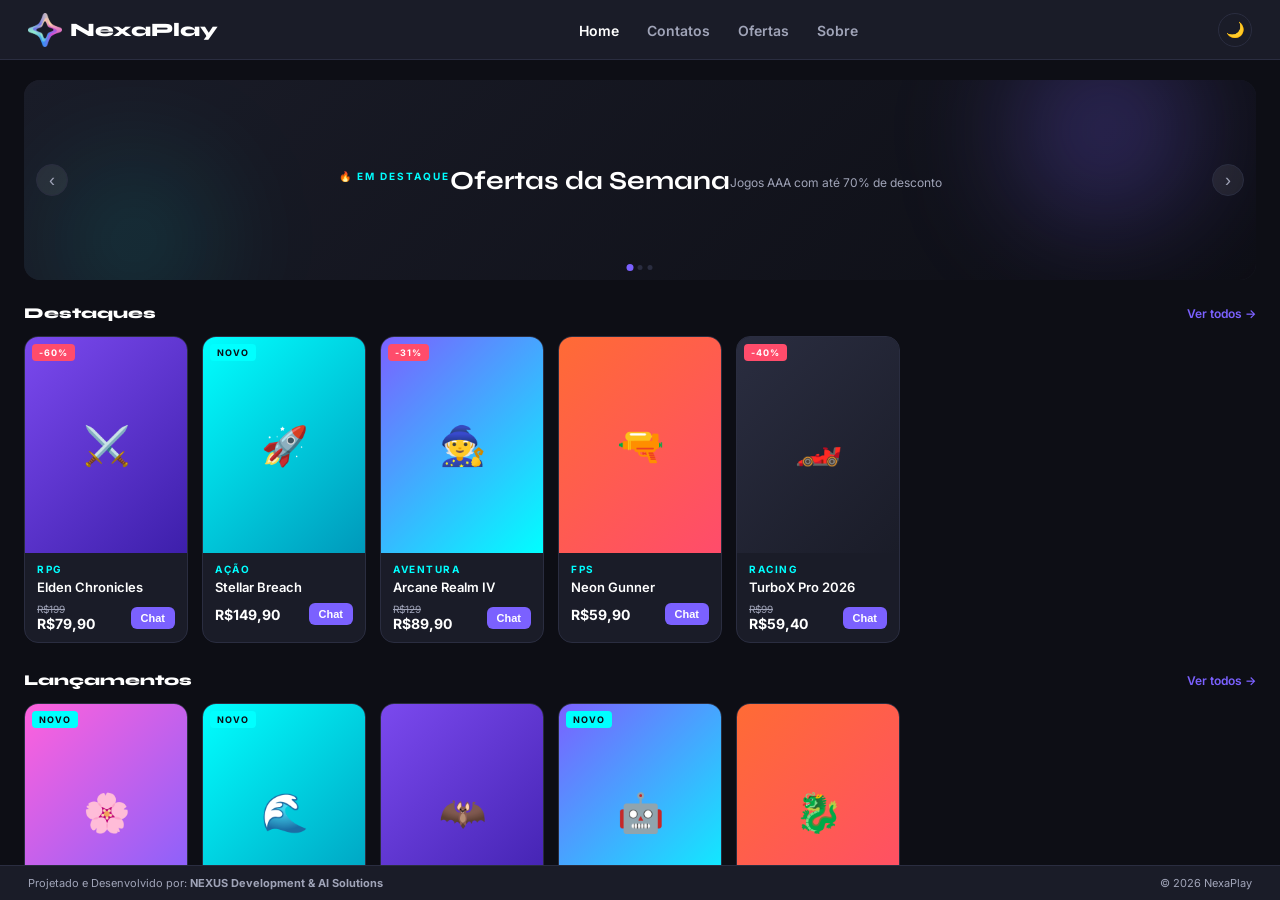
<file: prototipo-layout/nexaplay (1).html>
<!DOCTYPE html>
<html lang="pt-BR" data-theme="dark">
<head>
<meta charset="UTF-8"/>
<meta name="viewport" content="width=device-width,initial-scale=1"/>
<title>NexaPlay</title>
<link href="https://fonts.googleapis.com/css2?family=Inter:wght@400;600;700&family=Syne:wght@800&display=swap" rel="stylesheet"/>
<link rel="stylesheet" href="style.css">
</head>
<body>

<nav>
  <a class="logo" href="#">
    <img src="logo.png" alt="NexaPlay">
    NexaPlay
  </a>
  <ul>
    <li><a href="#" class="on">Home</a></li>
    <li><a href="#">Contatos</a></li>
    <li><a href="#">Ofertas</a></li>
    <li><a href="#">Sobre</a></li>
  </ul>
  <div class="nav-r">
    <button class="icon-btn" id="themeBtn">🌙</button>
  </div>
</nav>

<div class="main">
  <div class="catalog" id="catalog">

    <!-- Banner -->
    <div class="banner">
      <div class="banner-bg"></div>
      <div class="glow a"></div><div class="glow b"></div>
      <div class="slide on"><div class="tag">🔥 Em destaque</div><h2>Ofertas da Semana</h2><p>Jogos AAA com até 70% de desconto</p></div>
      <div class="slide"><div class="tag">⚡ Lançamento</div><h2>Novidades 2026</h2><p>Os títulos mais aguardados já disponíveis</p></div>
      <div class="slide"><div class="tag">🎮 Exclusivo</div><h2>Bundle Gamer Premium</h2><p>3 jogos + 1 DLC por preço especial</p></div>
      <button class="arr l" onclick="slide(-1)">‹</button>
      <button class="arr r" onclick="slide(1)">›</button>
      <div class="dots"><div class="dot on"></div><div class="dot"></div><div class="dot"></div></div>
    </div>

    <!-- Destaques -->
    <div class="sec-hd"><span>Destaques</span><a href="#">Ver todos →</a></div>
    <div class="grid" id="g1"></div>

    <!-- Lançamentos -->
    <div class="sec-hd"><span>Lançamentos</span><a href="#">Ver todos →</a></div>
    <div class="grid" id="g2"></div>

    <!-- Mais Vendidos -->
    <div class="sec-hd"><span>Mais Vendidos</span><a href="#">Ver todos →</a></div>
    <div class="grid" id="g3"></div>

  </div>

  <!-- Chat panel -->
  <div class="chat-panel" id="chatPanel">
    <div class="chat-head">
      <img src="logo.png" alt="">
      <span>NexaChat</span>
      <div class="chat-status">Online</div>
      <button class="close-btn" onclick="closeChat()">✕</button>
    </div>
    <div class="msgs" id="msgs">
      <div class="msg bot"><div class="bubble">Olá! 👋 Sou a NexaChat. Pergunte sobre qualquer jogo do catálogo, ofertas ou recomendações!</div><span class="ts">agora</span></div>
    </div>
    <div class="chips">
      <button class="chip" onclick="ask('Ofertas do dia?')">🔥 Ofertas</button>
      <button class="chip" onclick="ask('Jogos de RPG')">⚔️ RPGs</button>
      <button class="chip" onclick="ask('Lançamentos')">🆕 Lançamentos</button>
      <button class="chip" onclick="ask('Até R$50')">💰 Até R$50</button>
    </div>
    <div class="input-row">
      <input class="ci" id="ci" type="text" placeholder="Digite aqui..."/>
      <button class="send" onclick="send()">➤</button>
    </div>
  </div>
</div>

<footer>
  <span>Projetado e Desenvolvido por: <strong>NEXUS Development & AI Solutions</strong></span>
  <span>© 2026 NexaPlay</span>
</footer>

<script src="script.js"></script>
</body>
</html>
</file>
<file: prototipo-layout/style.css>
:root{
  --bg:#0D0E15;--sur:#1A1C28;--bdr:#2A2D40;
  --txt:#fff;--muted:#A0A4B8;
  --p:#7B61FF;--c:#00FFFF;
  --grad:linear-gradient(135deg,#7B61FF,#00FFFF);
}
[data-theme=light]{--bg:#F8F9FB;--sur:#fff;--bdr:#E2E5F0;--txt:#0F111A;--muted:#64687A}

*{box-sizing:border-box;margin:0;padding:0}
body{font-family:Inter,sans-serif;background:var(--bg);color:var(--txt);height:100vh;display:flex;flex-direction:column;overflow:hidden}

/* NAV */
nav{display:flex;align-items:center;justify-content:space-between;padding:0 28px;height:60px;background:var(--sur);border-bottom:1px solid var(--bdr);flex-shrink:0}
.logo{display:flex;align-items:center;gap:8px;text-decoration:none;font-family:Syne,sans-serif;font-size:19px;font-weight:800;background:var(--txt);-webkit-background-clip:text;-webkit-text-fill-color:transparent;background-clip:text}
.logo img{width:34px;height:34px}
nav ul{display:flex;gap:28px;list-style:none}
nav a{color:var(--muted);text-decoration:none;font-size:14px;font-weight:600;transition:color .2s}
nav a:hover,nav a.on{color:var(--txt)}
.nav-r{display:flex;gap:10px}
.icon-btn{background:none;border:1px solid var(--bdr);color:var(--muted);border-radius:50%;width:34px;height:34px;cursor:pointer;font-size:15px;transition:border-color .2s,color .2s}
.icon-btn:hover{border-color:var(--p);color:var(--p)}

/* MAIN */
.main{
  flex:1;
  overflow:hidden;
  position:relative
}

.main-open{
    width:50%;
}

/* CATALOG */
.catalog{height:100%;overflow-y:auto;padding:20px 24px 32px;scrollbar-width:thin;scrollbar-color:var(--bdr) transparent}
.catalog::-webkit-scrollbar{width:4px}
.catalog::-webkit-scrollbar-thumb{background:var(--bdr);border-radius:4px}

/* BANNER */
.banner{height:200px;background:var(--sur);border-radius:16px;margin-bottom:24px;display:flex;align-items:center;justify-content:center;position:relative;overflow:hidden}
.banner-bg{position:absolute;inset:0;background:linear-gradient(135deg,#1A1C28,#0D0E15)}
.glow{position:absolute;border-radius:50%;filter:blur(60px);pointer-events:none}
.glow.a{width:180px;height:180px;background:rgba(123,97,255,.3);top:-40px;right:60px}
.glow.b{width:140px;height:140px;background:rgba(0,255,255,.15);bottom:-30px;left:40px}
.slide{position:absolute;inset:0;display:flex;align-items:center;justify-content:center;opacity:0;transition:opacity .5s;text-align:center;z-index:1}
.slide.on{opacity:1}
.slide .tag{font-size:10px;font-weight:700;letter-spacing:2px;text-transform:uppercase;color:var(--c);margin-bottom:8px}
.slide h2{font-family:Syne,sans-serif;font-size:26px;color:var(--txt)}
.slide p{font-size:12px;color:var(--muted);margin-top:4px}
.arr{position:absolute;top:50%;transform:translateY(-50%);background:rgba(255,255,255,.07);border:1px solid var(--bdr);color:var(--muted);width:32px;height:32px;border-radius:50%;cursor:pointer;font-size:18px;z-index:2;transition:background .2s}
.arr:hover{background:var(--p)}
.arr.l{left:12px}.arr.r{right:12px}
.dots{position:absolute;bottom:10px;left:50%;transform:translateX(-50%);display:flex;gap:5px;z-index:2}
.dot{width:5px;height:5px;border-radius:50%;background:var(--bdr);cursor:pointer;transition:background .2s,transform .2s}
.dot.on{background:var(--p);transform:scale(1.4)}

/* SECTION */
.sec-hd{display:flex;align-items:center;justify-content:space-between;margin-bottom:14px}
.sec-hd span{font-family:Syne,sans-serif;font-size:15px;font-weight:800}
.sec-hd a{font-size:12px;color:var(--p);text-decoration:none;font-weight:600}
.grid{display:grid;grid-template-columns:repeat(auto-fill,minmax(145px,1fr));gap:14px;margin-bottom:28px}

/* CARD */
.card{background:var(--sur);border:1px solid var(--bdr);border-radius:14px;overflow:hidden;cursor:pointer;transition:transform .2s,border-color .2s,box-shadow .2s}
.card:hover{transform:translateY(-4px);border-color:var(--p);box-shadow:0 8px 28px rgba(123,97,255,.18)}
.thumb{aspect-ratio:3/4;display:flex;align-items:center;justify-content:center;position:relative;font-size:38px}
.badge{position:absolute;top:7px;left:7px;font-size:9px;font-weight:700;letter-spacing:1px;text-transform:uppercase;padding:3px 7px;border-radius:4px;color:#fff;background:var(--p)}
.badge.new{background:var(--c);color:#0D0E15}.badge.sale{background:#FF4C6B}
.card-b{padding:10px 12px}
.cat{font-size:10px;font-weight:700;letter-spacing:1.5px;text-transform:uppercase;color:var(--c)}
.name{font-size:13px;font-weight:600;margin:4px 0 8px}
.foot{display:flex;align-items:center;justify-content:space-between}
.old{font-size:10px;color:var(--muted);text-decoration:line-through}
.price{font-size:14px;font-weight:700}
.cbtn{background:var(--p);color:#fff;border:none;border-radius:6px;padding:5px 10px;font-size:11px;font-weight:700;cursor:pointer;transition:opacity .2s}
.cbtn:hover{opacity:.8}

/* THEMES */
.t1{background:linear-gradient(135deg,#7B49EE,#3D1FAB)}
.t2{background:linear-gradient(135deg,#00FFFF,#0099BB)}
.t3{background:linear-gradient(135deg,#2A2D40,#1A1C28)}
.t4{background:linear-gradient(135deg,#7B61FF,#00FFFF)}
.t5{background:linear-gradient(135deg,#FF61DC,#7B61FF)}
.t6{background:linear-gradient(135deg,#FF6B35,#FF4C6B)}

/* CHAT PANEL - slide in from right */
.chat-panel{
  position:fixed;top:60px;right:0;bottom:0;
  width:50%;
  background:var(--sur);
  border-left:1px solid var(--bdr);
  display:flex;flex-direction:column;
  transform:translateX(100%);
  transition:transform .35s cubic-bezier(.4,0,.2,1);
  z-index:50;
}
.chat-panel.open{transform:translateX(0)}

.chat-head{
  display:flex;align-items:center;gap:8px;
  height:52px;padding:0 16px;
  background:#2A2D40;border-bottom:1px solid var(--bdr);flex-shrink:0
}
.chat-head img{width:26px;height:26px}
.chat-head span{font-family:Syne,sans-serif;font-size:14px;font-weight:800}
.chat-status{margin-left:auto;font-size:11px;color:#4ADE80;display:flex;align-items:center;gap:4px}
.chat-status::before{content:'';width:6px;height:6px;border-radius:50%;background:#4ADE80;animation:pulse 2s infinite}
@keyframes pulse{0%,100%{opacity:1}50%{opacity:.4}}
.close-btn{margin-left:10px;background:none;border:none;color:var(--muted);font-size:18px;cursor:pointer;line-height:1}
.close-btn:hover{color:var(--txt)}

.msgs{flex:1;overflow-y:auto;padding:16px;display:flex;flex-direction:column;gap:10px;scrollbar-width:thin;scrollbar-color:var(--bdr) transparent}
.msgs::-webkit-scrollbar{width:4px}
.msgs::-webkit-scrollbar-thumb{background:var(--bdr);border-radius:4px}

.msg{display:flex;flex-direction:column;gap:2px;max-width:82%}
.msg.bot{align-self:flex-start}.msg.usr{align-self:flex-end}
.bubble{padding:9px 13px;border-radius:13px;font-size:13px;line-height:1.5}
.msg.bot .bubble{background:#2A2D40;border-bottom-left-radius:3px}
.msg.usr .bubble{background:var(--p);color:#fff;border-bottom-right-radius:3px}
.ts{font-size:10px;color:var(--muted);padding:0 3px}
.msg.usr .ts{text-align:right}

.chips{display:flex;flex-wrap:wrap;gap:6px;padding:0 16px 10px}
.chip{background:none;border:1px solid var(--p);color:var(--p);border-radius:20px;padding:4px 11px;font-size:11px;font-weight:600;cursor:pointer;transition:background .2s,color .2s}
.chip:hover{background:var(--p);color:#fff}

.think{display:flex;gap:4px;padding:9px 13px;background:#2A2D40;border-radius:13px;border-bottom-left-radius:3px;width:fit-content}
.think span{width:6px;height:6px;border-radius:50%;background:var(--p);animation:bounce 1.2s infinite}
.think span:nth-child(2){animation-delay:.2s}.think span:nth-child(3){animation-delay:.4s}
@keyframes bounce{0%,80%,100%{transform:translateY(0);opacity:.5}40%{transform:translateY(-6px);opacity:1}}

.input-row{border-top:1px solid var(--bdr);padding:12px 14px;display:flex;gap:8px;background:#1E2033;flex-shrink:0}
.ci{flex:1;background:var(--sur);border:1px solid var(--bdr);border-radius:22px;padding:9px 15px;color:var(--txt);font-size:13px;font-family:Inter,sans-serif;outline:none;transition:border-color .2s}
.ci::placeholder{color:var(--muted)}.ci:focus{border-color:var(--p)}
.send{width:38px;height:38px;border-radius:50%;background:var(--grad);border:none;color:#fff;font-size:15px;cursor:pointer;flex-shrink:0;transition:transform .15s}
.send:hover{transform:scale(1.08)}

footer{background:var(--sur);border-top:1px solid var(--bdr);padding:10px 28px;display:flex;align-items:center;justify-content:space-between;font-size:11px;color:var(--muted);flex-shrink:0}

/* light overrides */
[data-theme=light] .chat-head{background:#EEF0FF}
[data-theme=light] .msg.bot .bubble{background:#EEF0FF;color:#0F111A}
[data-theme=light] .think{background:#EEF0FF}
[data-theme=light] .input-row{background:#f5f6fb}
[data-theme=light] .ci{background:#fff}
[data-theme=light] .banner-bg{background:linear-gradient(135deg,#EEF0FF,#F8F9FB)}
[data-theme=light] .slide h2{color:#0F111A}
</file>
